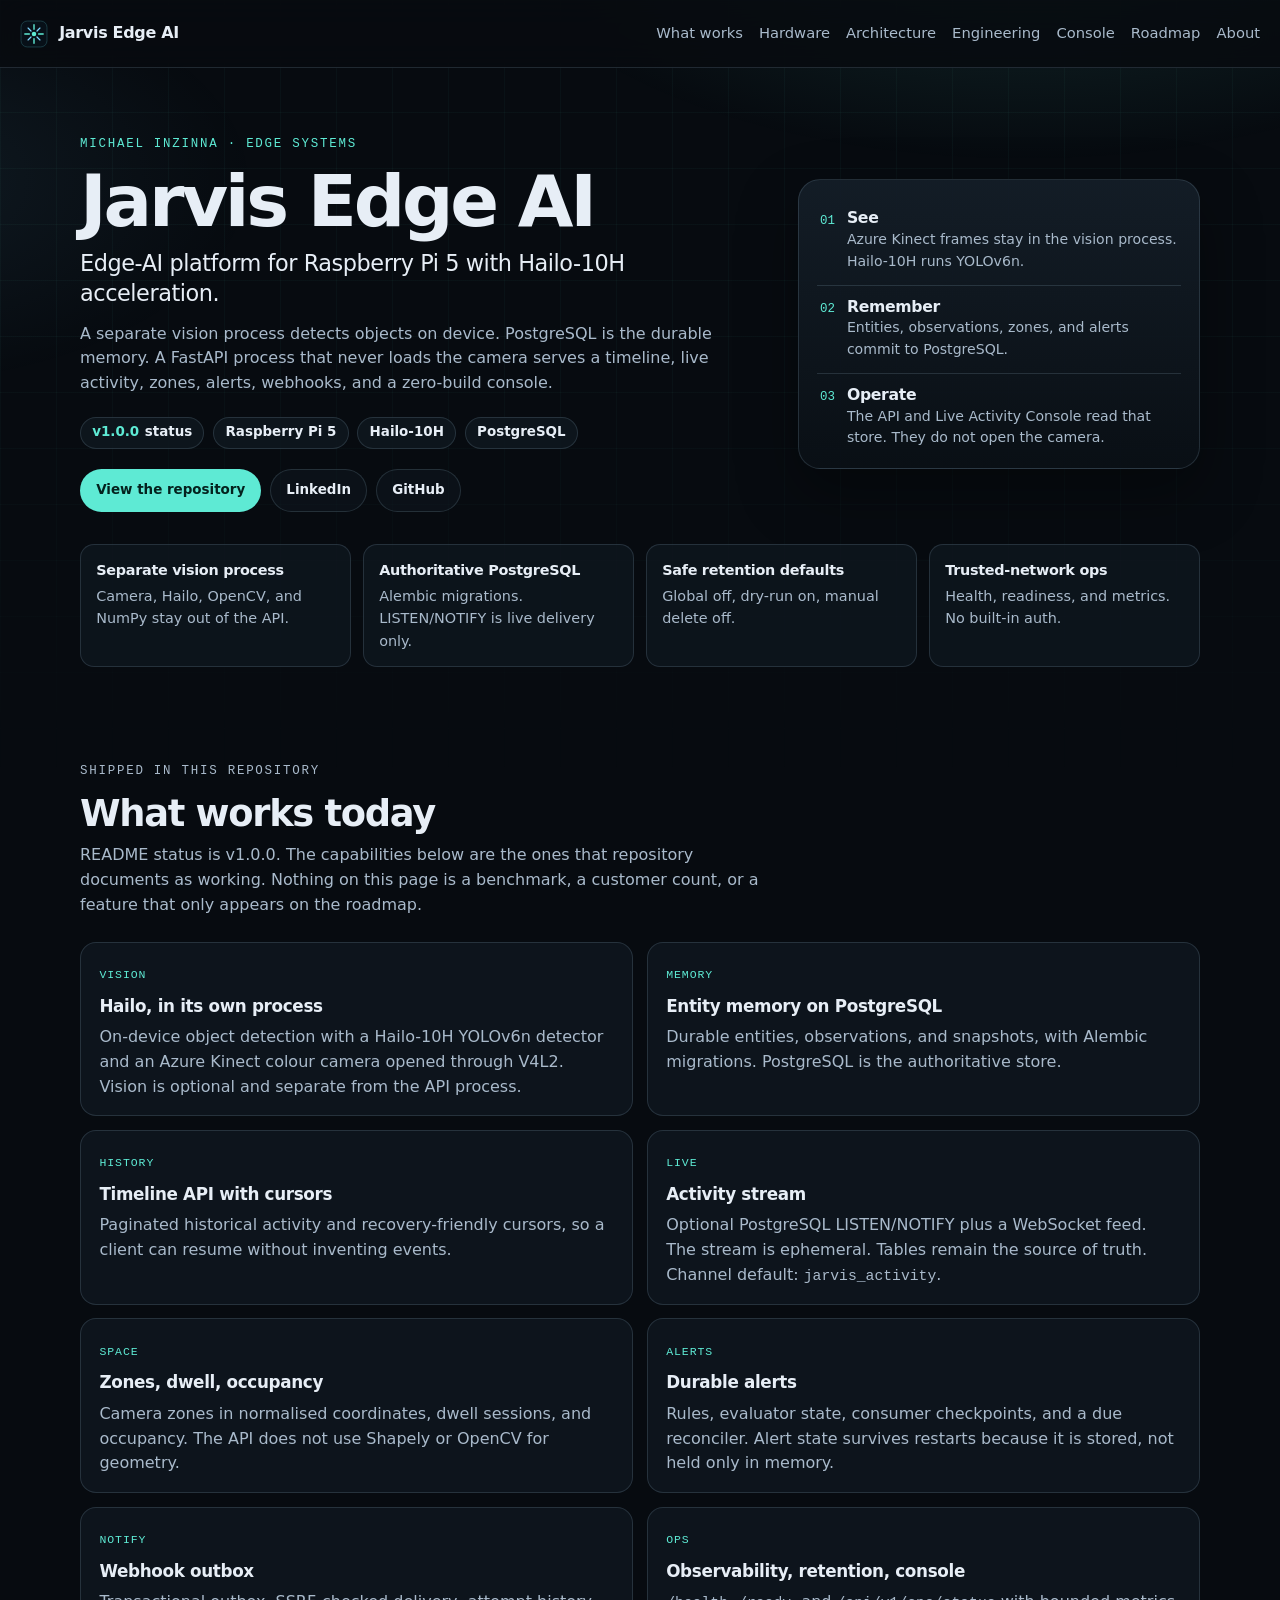
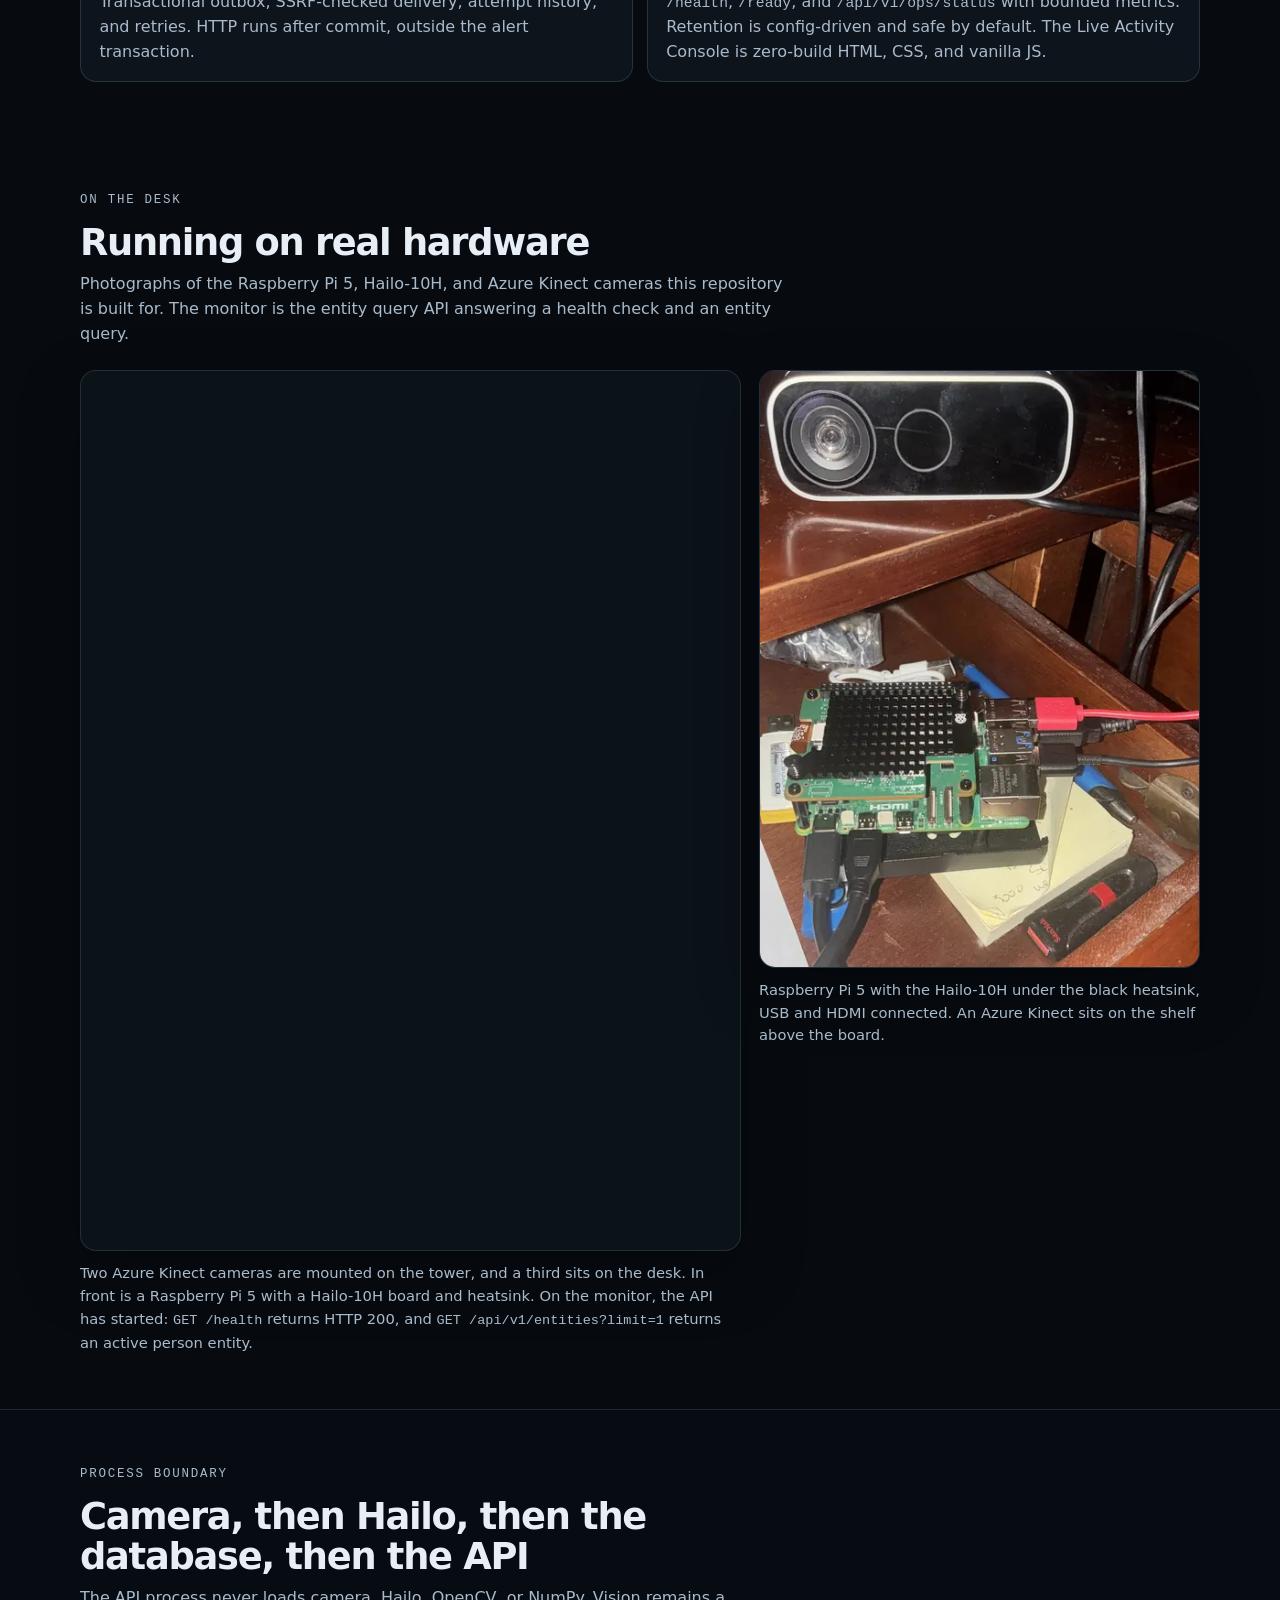
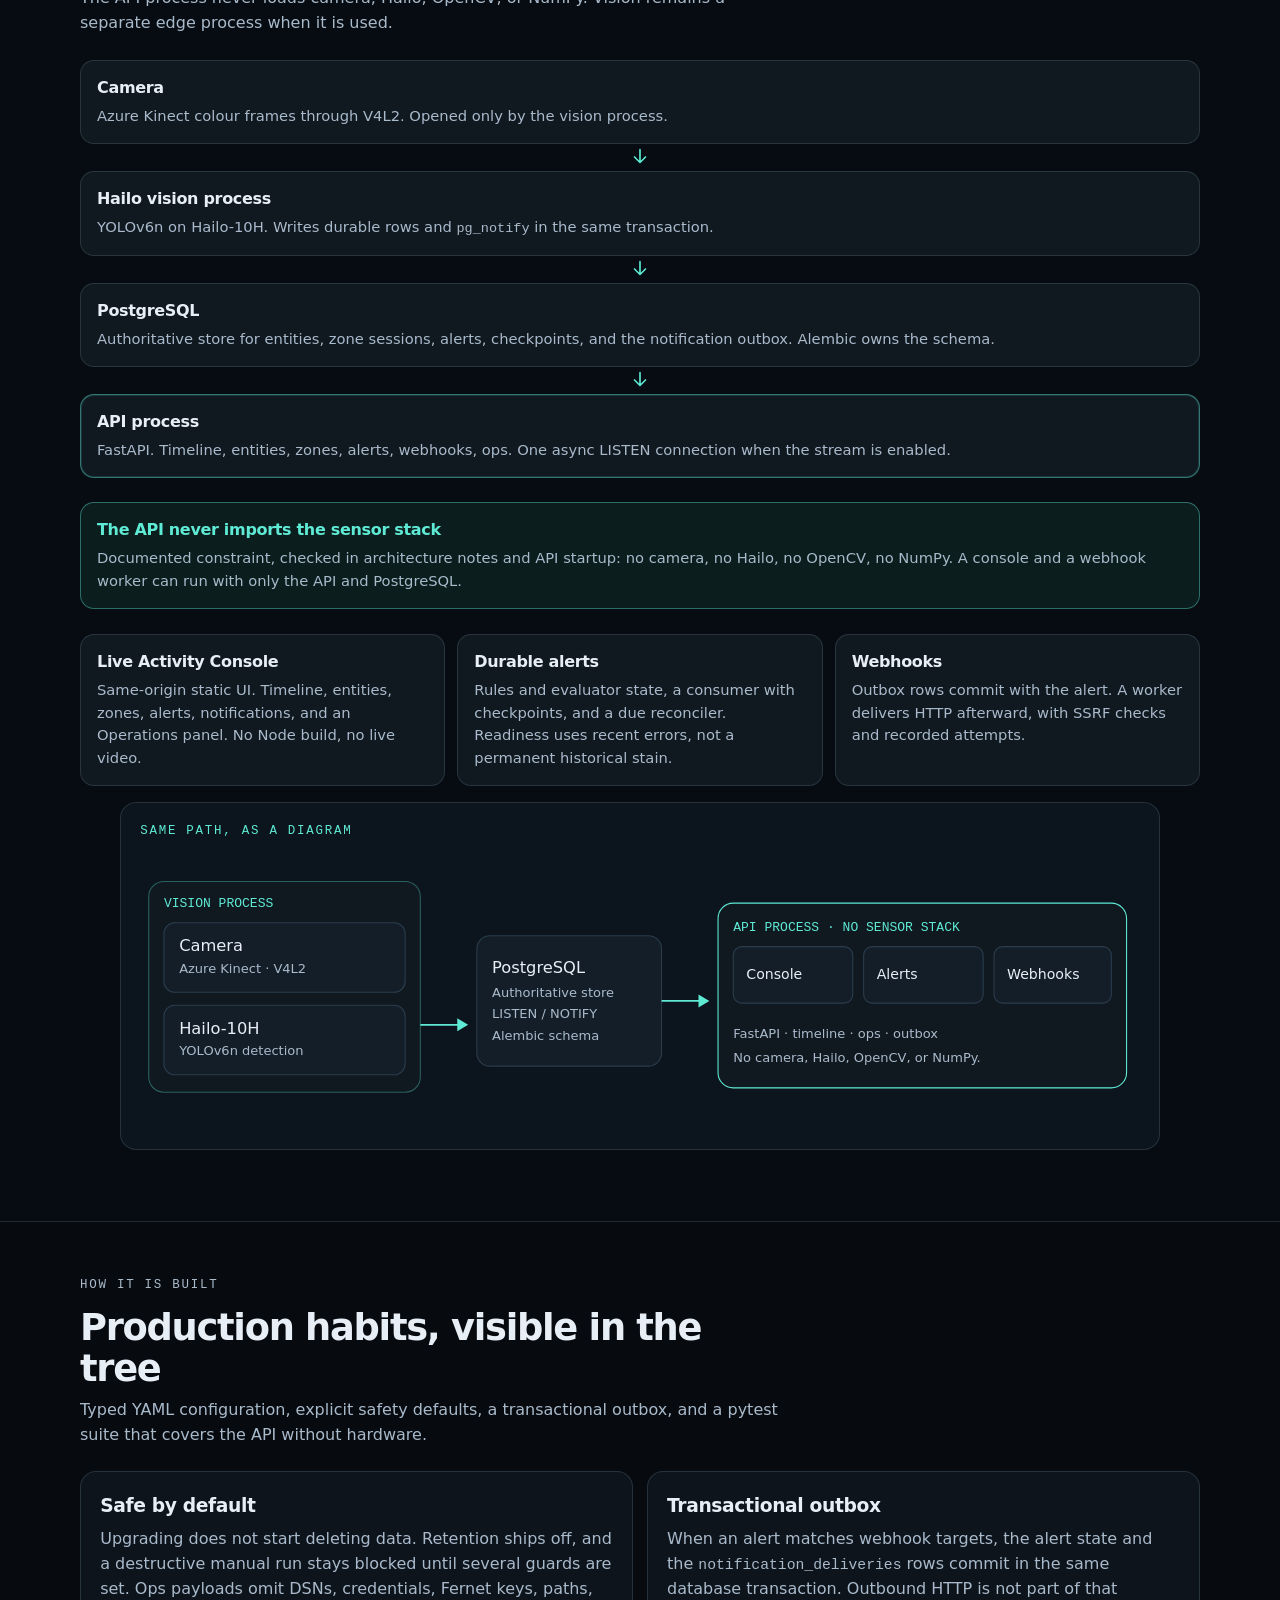
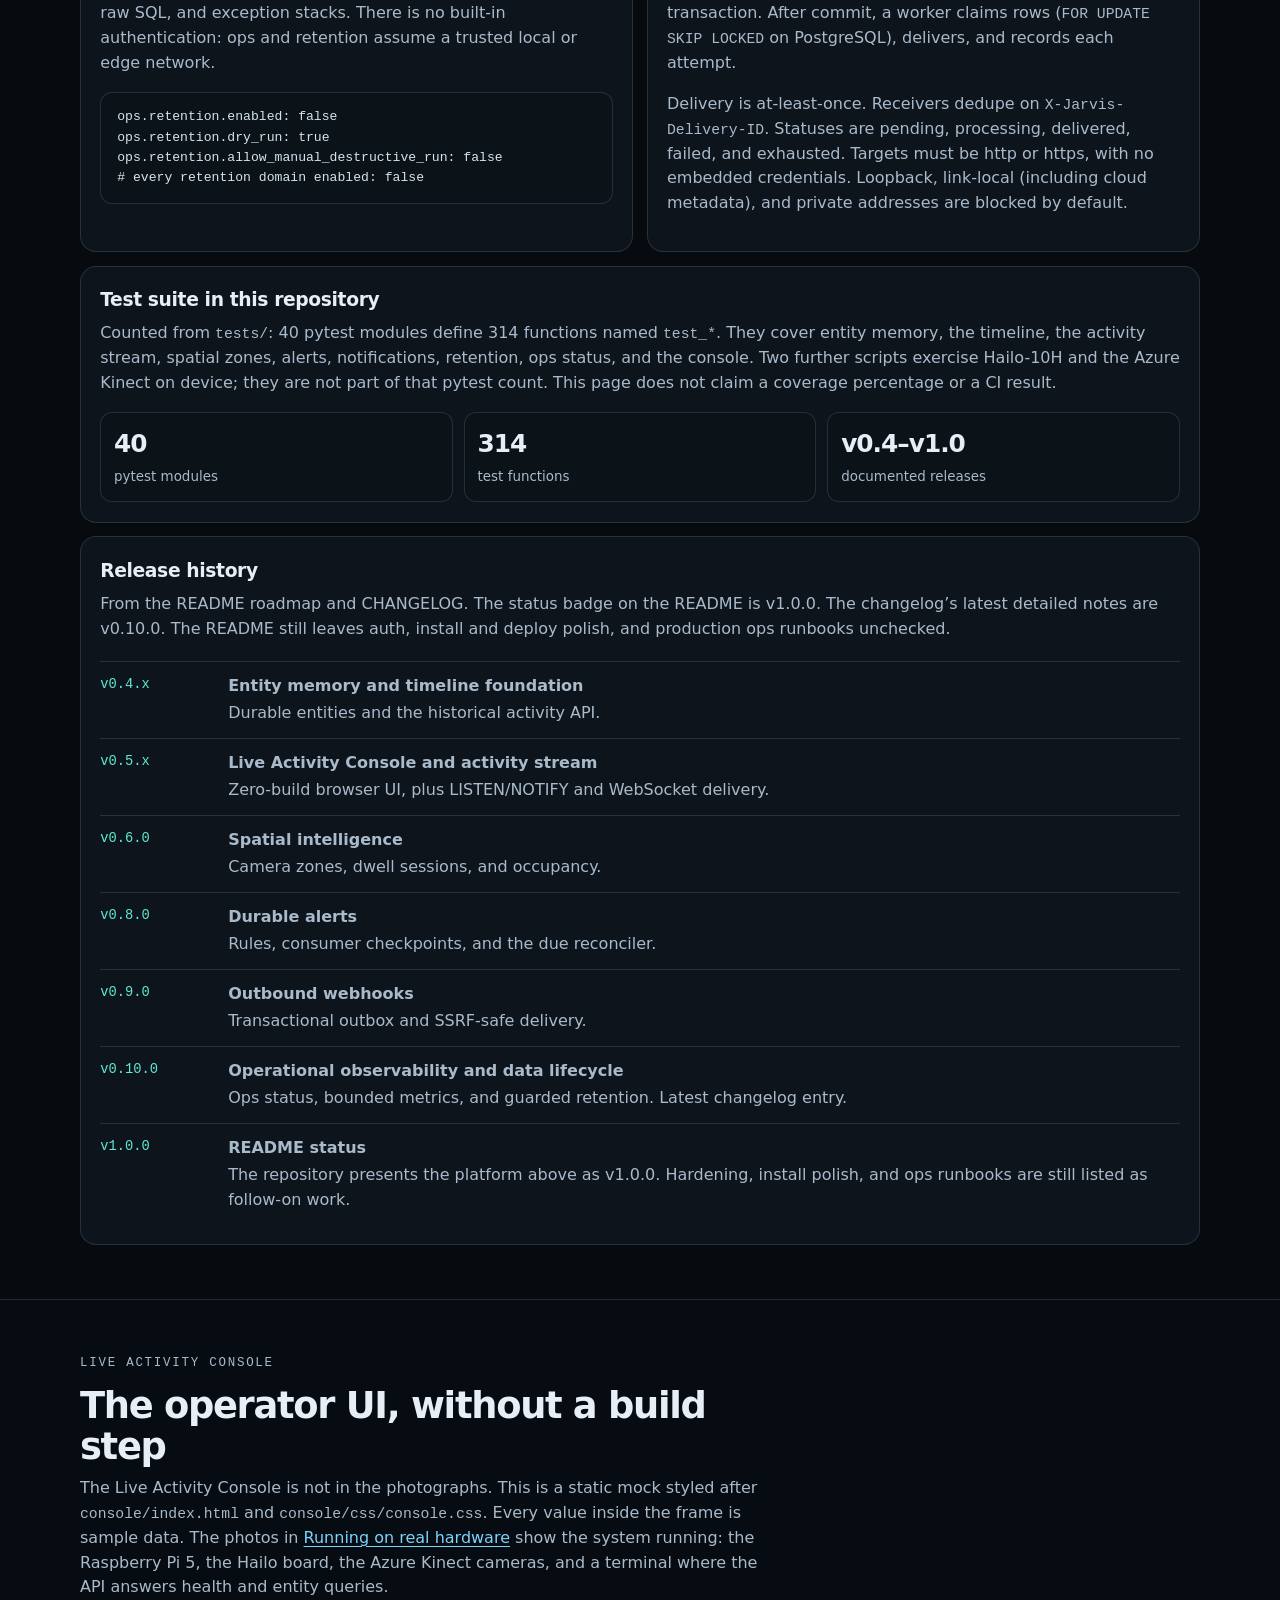
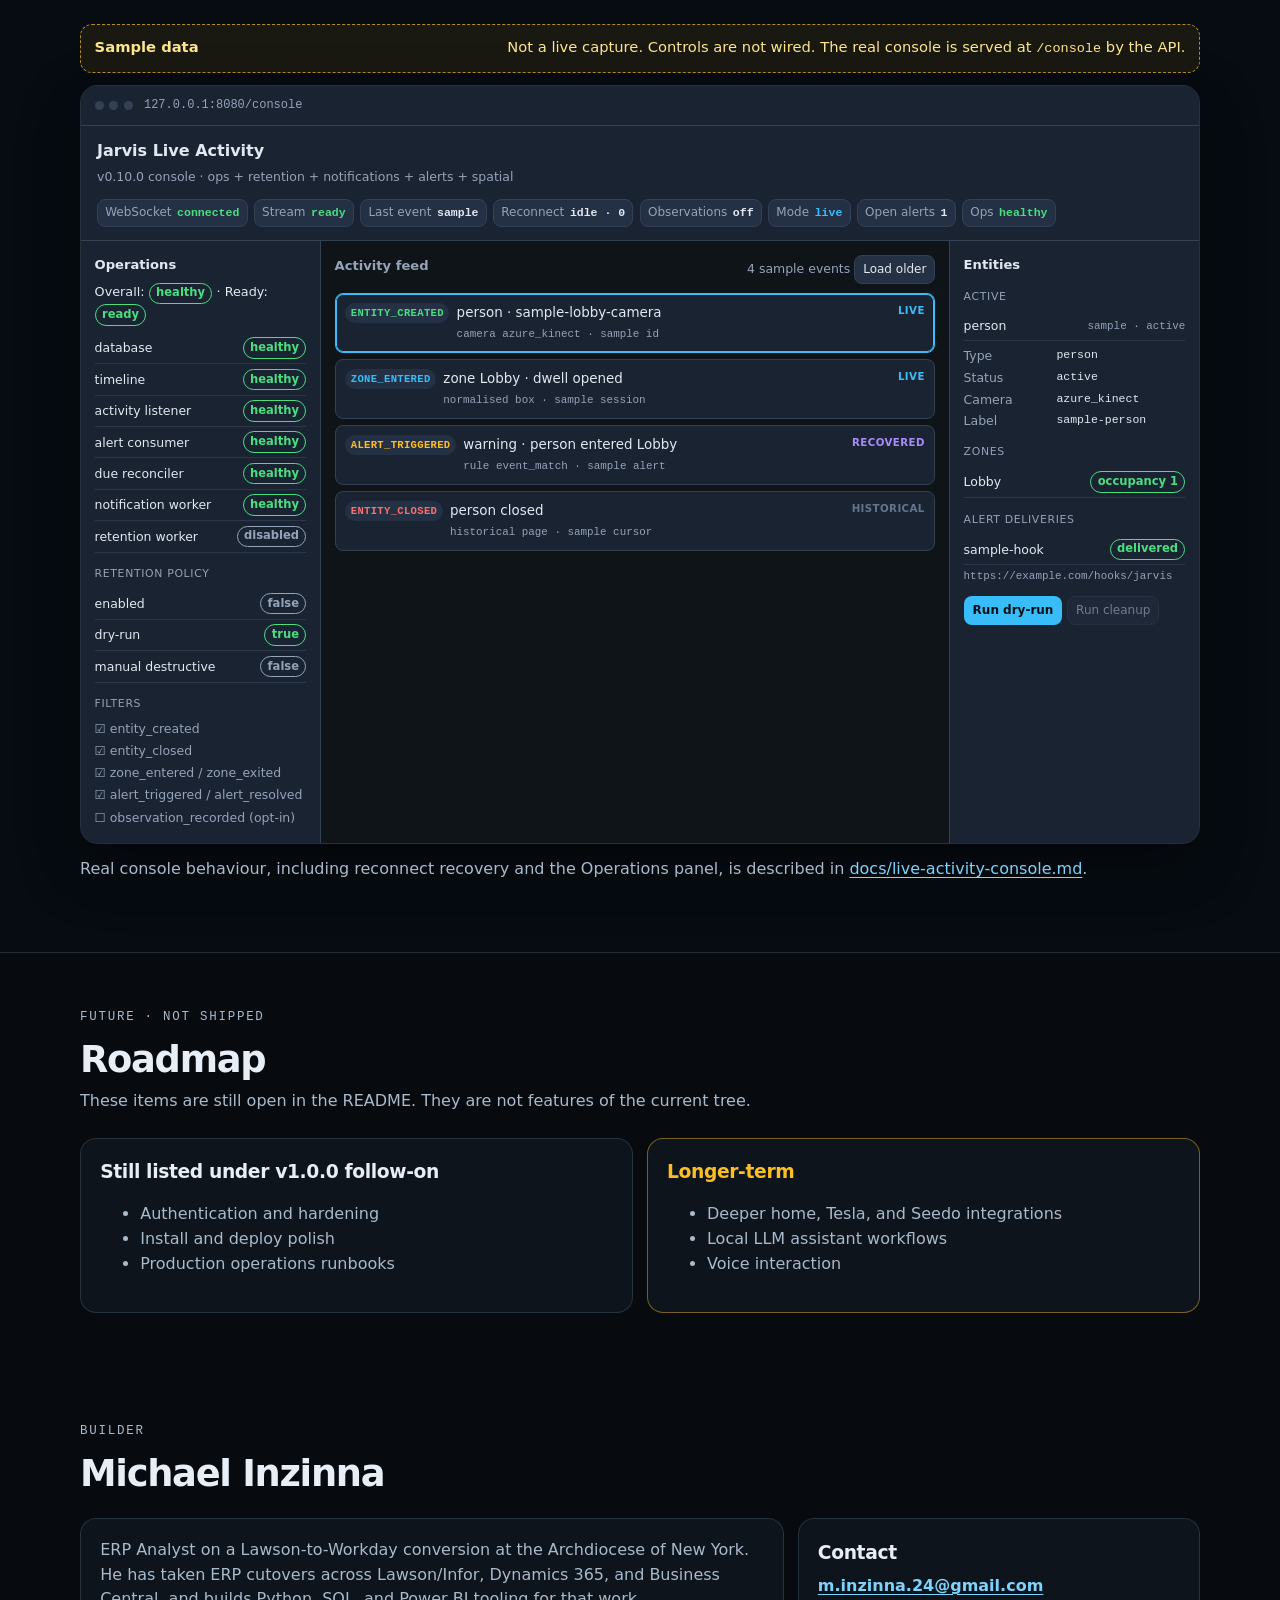
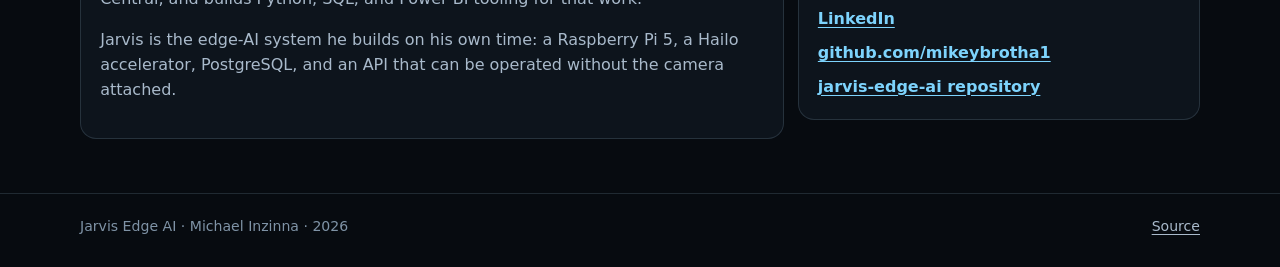
<file: site/index.html>
<!DOCTYPE html>
<html lang="en">
<head>
  <meta charset="utf-8" />
  <meta name="viewport" content="width=device-width, initial-scale=1" />
  <meta name="color-scheme" content="dark" />
  <title>Jarvis Edge AI — Raspberry Pi 5 edge platform by Michael Inzinna</title>
  <meta
    name="description"
    content="Jarvis Edge AI is a Raspberry Pi 5 edge platform with Hailo-10H vision, PostgreSQL entity memory, a timeline API, durable alerts, and a zero-build operations console."
  />
  <meta name="author" content="Michael Inzinna" />
  <meta name="robots" content="index,follow" />
  <link rel="canonical" href="https://mikeybrotha1.github.io/jarvis-edge-ai/" />
  <meta property="og:type" content="website" />
  <meta property="og:title" content="Jarvis Edge AI — Raspberry Pi 5 + Hailo-10H" />
  <meta
    property="og:description"
    content="On-device vision, durable entity memory, and an operations console. The API process never loads the camera or Hailo."
  />
  <meta property="og:url" content="https://mikeybrotha1.github.io/jarvis-edge-ai/" />
  <meta property="og:image" content="https://mikeybrotha1.github.io/jarvis-edge-ai/og-image.png" />
  <meta property="og:image:width" content="1200" />
  <meta property="og:image:height" content="630" />
  <meta property="og:locale" content="en_US" />
  <meta name="twitter:card" content="summary_large_image" />
  <meta name="twitter:title" content="Jarvis Edge AI — Raspberry Pi 5 + Hailo-10H" />
  <meta
    name="twitter:description"
    content="On-device vision, durable entity memory, and an operations console. Built by Michael Inzinna."
  />
  <meta name="twitter:image" content="https://mikeybrotha1.github.io/jarvis-edge-ai/og-image.png" />
  <meta name="theme-color" content="#070b10" />
  <link rel="icon" href="./favicon.svg" type="image/svg+xml" />
  <link rel="icon" href="./favicon-32.png" type="image/png" sizes="32x32" />
  <link rel="apple-touch-icon" href="./apple-touch-icon.png" />
  <link rel="stylesheet" href="./css/styles.css" />
  <script type="application/ld+json">
  {
    "@context": "https://schema.org",
    "@type": "SoftwareSourceCode",
    "name": "Jarvis Edge AI",
    "description": "Edge-AI platform for Raspberry Pi 5 with optional Hailo-10H acceleration, durable entity memory on PostgreSQL, REST and timeline APIs, spatial zones, durable alerts, outbound webhooks, and operational data lifecycle controls.",
    "version": "1.0.0",
    "programmingLanguage": "Python",
    "runtimePlatform": "Raspberry Pi 5",
    "codeRepository": "https://github.com/mikeybrotha1/jarvis-edge-ai",
    "url": "https://mikeybrotha1.github.io/jarvis-edge-ai/",
    "author": {
      "@type": "Person",
      "name": "Michael Inzinna",
      "email": "m.inzinna.24@gmail.com",
      "url": "https://www.linkedin.com/in/michael-inzinna-098431108",
      "sameAs": [
        "https://github.com/mikeybrotha1",
        "https://www.linkedin.com/in/michael-inzinna-098431108"
      ]
    }
  }
  </script>
</head>
<body>
  <div class="backdrop" aria-hidden="true"></div>
  <a class="skip-link" href="#content">Skip to content</a>

  <header class="site-header">
    <a class="brand" href="#top">
      <img src="./favicon.svg" width="28" height="28" alt="" />
      Jarvis Edge AI
    </a>
    <button class="nav-toggle" type="button" aria-expanded="false" aria-controls="site-nav">
      Menu
    </button>
    <nav id="site-nav" class="site-nav" aria-label="On this page">
      <ul>
        <li><a href="#works">What works</a></li>
        <li><a href="#hardware">Hardware</a></li>
        <li><a href="#architecture">Architecture</a></li>
        <li><a href="#engineering">Engineering</a></li>
        <li><a href="#console">Console</a></li>
        <li><a href="#roadmap">Roadmap</a></li>
        <li><a href="#about">About</a></li>
      </ul>
    </nav>
  </header>

  <main id="content">
    <section class="hero" id="top" aria-labelledby="hero-title">
      <div class="wrap hero-grid">
        <div>
          <p class="kicker">Michael Inzinna · edge systems</p>
          <h1 id="hero-title">Jarvis Edge AI</h1>
          <p class="lede">Edge-AI platform for Raspberry Pi 5 with Hailo-10H acceleration.</p>
          <p class="support">
            A separate vision process detects objects on device. PostgreSQL is the
            durable memory. A FastAPI process that never loads the camera serves a
            timeline, live activity, zones, alerts, webhooks, and a zero-build console.
          </p>
          <ul class="badges" aria-label="Project badges">
            <li class="badge"><strong>v1.0.0</strong> status</li>
            <li class="badge">Raspberry Pi 5</li>
            <li class="badge">Hailo-10H</li>
            <li class="badge">PostgreSQL</li>
          </ul>
          <div class="actions">
            <a class="button primary" href="https://github.com/mikeybrotha1/jarvis-edge-ai">View the repository</a>
            <a class="button ghost" href="https://www.linkedin.com/in/michael-inzinna-098431108">LinkedIn</a>
            <a class="button ghost" href="https://github.com/mikeybrotha1">GitHub</a>
          </div>
        </div>

        <aside class="hero-card" aria-label="How a frame becomes an operation">
          <ol>
            <li>
              <span class="step-index">01</span>
              <div>
                <h2>See</h2>
                <p>Azure Kinect frames stay in the vision process. Hailo-10H runs YOLOv6n.</p>
              </div>
            </li>
            <li>
              <span class="step-index">02</span>
              <div>
                <h2>Remember</h2>
                <p>Entities, observations, zones, and alerts commit to PostgreSQL.</p>
              </div>
            </li>
            <li>
              <span class="step-index">03</span>
              <div>
                <h2>Operate</h2>
                <p>The API and Live Activity Console read that store. They do not open the camera.</p>
              </div>
            </li>
          </ol>
        </aside>
      </div>

      <div class="wrap">
        <ul class="proof">
          <li><strong>Separate vision process</strong> Camera, Hailo, OpenCV, and NumPy stay out of the API.</li>
          <li><strong>Authoritative PostgreSQL</strong> Alembic migrations. LISTEN/NOTIFY is live delivery only.</li>
          <li><strong>Safe retention defaults</strong> Global off, dry-run on, manual delete off.</li>
          <li><strong>Trusted-network ops</strong> Health, readiness, and metrics. No built-in auth.</li>
        </ul>
      </div>
    </section>

    <section id="works" aria-labelledby="works-title">
      <div class="wrap">
        <div class="section-head">
          <p class="kicker">Shipped in this repository</p>
          <h2 id="works-title">What works today</h2>
          <p>
            README status is v1.0.0. The capabilities below are the ones that
            repository documents as working. Nothing on this page is a benchmark,
            a customer count, or a feature that only appears on the roadmap.
          </p>
        </div>
        <div class="cards">
          <article>
            <span class="tag">Vision</span>
            <h3>Hailo, in its own process</h3>
            <p>
              On-device object detection with a Hailo-10H YOLOv6n detector and an
              Azure Kinect colour camera opened through V4L2. Vision is optional
              and separate from the API process.
            </p>
          </article>
          <article>
            <span class="tag">Memory</span>
            <h3>Entity memory on PostgreSQL</h3>
            <p>
              Durable entities, observations, and snapshots, with Alembic
              migrations. PostgreSQL is the authoritative store.
            </p>
          </article>
          <article>
            <span class="tag">History</span>
            <h3>Timeline API with cursors</h3>
            <p>
              Paginated historical activity and recovery-friendly cursors, so a
              client can resume without inventing events.
            </p>
          </article>
          <article>
            <span class="tag">Live</span>
            <h3>Activity stream</h3>
            <p>
              Optional PostgreSQL LISTEN/NOTIFY plus a WebSocket feed. The
              stream is ephemeral. Tables remain the source of truth. Channel
              default: <span class="mono">jarvis_activity</span>.
            </p>
          </article>
          <article>
            <span class="tag">Space</span>
            <h3>Zones, dwell, occupancy</h3>
            <p>
              Camera zones in normalised coordinates, dwell sessions, and
              occupancy. The API does not use Shapely or OpenCV for geometry.
            </p>
          </article>
          <article>
            <span class="tag">Alerts</span>
            <h3>Durable alerts</h3>
            <p>
              Rules, evaluator state, consumer checkpoints, and a due reconciler.
              Alert state survives restarts because it is stored, not held only in memory.
            </p>
          </article>
          <article>
            <span class="tag">Notify</span>
            <h3>Webhook outbox</h3>
            <p>
              Transactional outbox, SSRF-checked delivery, attempt history, and
              retries. HTTP runs after commit, outside the alert transaction.
            </p>
          </article>
          <article>
            <span class="tag">Ops</span>
            <h3>Observability, retention, console</h3>
            <p>
              <span class="mono">/health</span>, <span class="mono">/ready</span>,
              and <span class="mono">/api/v1/ops/status</span> with bounded metrics.
              Retention is config-driven and safe by default. The Live Activity
              Console is zero-build HTML, CSS, and vanilla JS.
            </p>
          </article>
        </div>
      </div>
    </section>

    <section id="hardware" aria-labelledby="hardware-title">
      <div class="wrap">
        <div class="section-head">
          <p class="kicker">On the desk</p>
          <h2 id="hardware-title">Running on real hardware</h2>
          <p>
            Photographs of the Raspberry Pi 5, Hailo-10H, and Azure Kinect
            cameras this repository is built for. The monitor is the entity
            query API answering a health check and an entity query.
          </p>
        </div>
        <div class="hardware-grid">
          <figure class="hardware-shot">
            <picture>
              <source
                type="image/webp"
                srcset="./img/jarvis-setup-640.webp 640w, ./img/jarvis-setup-960.webp 960w, ./img/jarvis-setup-1200.webp 1200w"
                sizes="(max-width: 980px) calc(100vw - 1.5rem), 700px"
              />
              <img
                src="./img/jarvis-setup-960.jpg"
                srcset="./img/jarvis-setup-640.jpg 640w, ./img/jarvis-setup-960.jpg 960w, ./img/jarvis-setup-1200.jpg 1200w"
                sizes="(max-width: 980px) calc(100vw - 1.5rem), 700px"
                width="1200"
                height="1600"
                alt="Desk with two Azure Kinect cameras on a PC tower, a third Azure Kinect on the desk, a Raspberry Pi 5 with a heatsink, and a monitor showing Jarvis API terminals."
                loading="lazy"
                decoding="async"
              />
            </picture>
            <figcaption>
              Two Azure Kinect cameras are mounted on the tower, and a third
              sits on the desk. In front is a Raspberry Pi 5 with a Hailo-10H
              board and heatsink. On the monitor, the API has started:
              <span class="mono">GET /health</span> returns HTTP 200, and
              <span class="mono">GET /api/v1/entities?limit=1</span> returns
              an active person entity.
            </figcaption>
          </figure>
          <figure class="hardware-shot">
            <picture>
              <source
                type="image/webp"
                srcset="./img/jarvis-pi5-480.webp 480w, ./img/jarvis-pi5-720.webp 720w, ./img/jarvis-pi5-900.webp 900w"
                sizes="(max-width: 980px) calc(100vw - 1.5rem), 440px"
              />
              <img
                src="./img/jarvis-pi5-720.jpg"
                srcset="./img/jarvis-pi5-480.jpg 480w, ./img/jarvis-pi5-720.jpg 720w, ./img/jarvis-pi5-900.jpg 900w"
                sizes="(max-width: 980px) calc(100vw - 1.5rem), 440px"
                width="900"
                height="1220"
                alt="Close-up of a Raspberry Pi 5 with a black heatsink and connected cables, with an Azure Kinect on the shelf above."
                loading="lazy"
                decoding="async"
              />
            </picture>
            <figcaption>
              Raspberry Pi 5 with the Hailo-10H under the black heatsink, USB
              and HDMI connected. An Azure Kinect sits on the shelf above the
              board.
            </figcaption>
          </figure>
        </div>
      </div>
    </section>

    <section class="arch" id="architecture" aria-labelledby="arch-title">
      <div class="wrap">
        <div class="section-head">
          <p class="kicker">Process boundary</p>
          <h2 id="arch-title">Camera, then Hailo, then the database, then the API</h2>
          <p>
            The API process never loads camera, Hailo, OpenCV, or NumPy. Vision
            remains a separate edge process when it is used.
          </p>
        </div>

        <div class="flow">
          <div class="pipe">
            <article class="node">
              <h3>Camera</h3>
              <p>Azure Kinect colour frames through V4L2. Opened only by the vision process.</p>
            </article>
            <div class="arrow" aria-hidden="true">
              <svg viewBox="0 0 24 24" fill="none" stroke="currentColor" stroke-width="1.8" stroke-linecap="round" stroke-linejoin="round">
                <path d="M12 4v14M6 12l6 6 6-6" />
              </svg>
            </div>
            <article class="node">
              <h3>Hailo vision process</h3>
              <p>YOLOv6n on Hailo-10H. Writes durable rows and <span class="mono">pg_notify</span> in the same transaction.</p>
            </article>
            <div class="arrow" aria-hidden="true">
              <svg viewBox="0 0 24 24" fill="none" stroke="currentColor" stroke-width="1.8" stroke-linecap="round" stroke-linejoin="round">
                <path d="M12 4v14M6 12l6 6 6-6" />
              </svg>
            </div>
            <article class="node">
              <h3>PostgreSQL</h3>
              <p>Authoritative store for entities, zone sessions, alerts, checkpoints, and the notification outbox. Alembic owns the schema.</p>
            </article>
            <div class="arrow" aria-hidden="true">
              <svg viewBox="0 0 24 24" fill="none" stroke="currentColor" stroke-width="1.8" stroke-linecap="round" stroke-linejoin="round">
                <path d="M12 4v14M6 12l6 6 6-6" />
              </svg>
            </div>
            <article class="node api-node">
              <h3>API process</h3>
              <p>FastAPI. Timeline, entities, zones, alerts, webhooks, ops. One async LISTEN connection when the stream is enabled.</p>
            </article>
          </div>

          <aside class="callout">
            <h3>The API never imports the sensor stack</h3>
            <p>
              Documented constraint, checked in architecture notes and API startup:
              no camera, no Hailo, no OpenCV, no NumPy. A console and a webhook
              worker can run with only the API and PostgreSQL.
            </p>
          </aside>

          <div class="outputs">
            <article>
              <h3>Live Activity Console</h3>
              <p>Same-origin static UI. Timeline, entities, zones, alerts, notifications, and an Operations panel. No Node build, no live video.</p>
            </article>
            <article>
              <h3>Durable alerts</h3>
              <p>Rules and evaluator state, a consumer with checkpoints, and a due reconciler. Readiness uses recent errors, not a permanent historical stain.</p>
            </article>
            <article>
              <h3>Webhooks</h3>
              <p>Outbox rows commit with the alert. A worker delivers HTTP afterward, with SSRF checks and recorded attempts.</p>
            </article>
          </div>
        </div>

        <figure class="panel arch-svg">
          <figcaption class="kicker" style="margin-bottom:0.6rem">Same path, as a diagram</figcaption>
          <svg viewBox="0 0 920 250" role="img" aria-labelledby="svg-title svg-desc">
            <title id="svg-title">Jarvis data path</title>
            <desc id="svg-desc">
              Camera feeds the Hailo vision process. That process writes PostgreSQL.
              The API process reads PostgreSQL and never loads camera, Hailo, OpenCV, or NumPy.
              The API serves the console, alerts, and webhooks.
            </desc>
            <rect x="8" y="28" width="250" height="194" rx="14" fill="#101820" stroke="#5eead4" stroke-opacity="0.35" />
            <text x="22" y="52" fill="#5eead4" font-family="ui-monospace, monospace" font-size="12">VISION PROCESS</text>
            <rect x="22" y="66" width="222" height="64" rx="10" fill="#141e28" stroke="#2a3d4d" />
            <text x="36" y="92" fill="#e7eef6" font-family="Segoe UI, system-ui, sans-serif" font-size="15">Camera</text>
            <text x="36" y="112" fill="#a9bacb" font-family="Segoe UI, system-ui, sans-serif" font-size="12">Azure Kinect · V4L2</text>
            <rect x="22" y="142" width="222" height="64" rx="10" fill="#141e28" stroke="#2a3d4d" />
            <text x="36" y="168" fill="#e7eef6" font-family="Segoe UI, system-ui, sans-serif" font-size="15">Hailo-10H</text>
            <text x="36" y="188" fill="#a9bacb" font-family="Segoe UI, system-ui, sans-serif" font-size="12">YOLOv6n detection</text>
            <path d="M258 160 H300" stroke="#5eead4" stroke-width="1.6" fill="none" />
            <path d="M292 154 l10 6 -10 6" fill="#5eead4" />
            <rect x="310" y="78" width="170" height="120" rx="12" fill="#141e28" stroke="#2a3d4d" />
            <text x="324" y="112" fill="#e7eef6" font-family="Segoe UI, system-ui, sans-serif" font-size="15">PostgreSQL</text>
            <text x="324" y="134" fill="#a9bacb" font-family="Segoe UI, system-ui, sans-serif" font-size="12">Authoritative store</text>
            <text x="324" y="154" fill="#a9bacb" font-family="Segoe UI, system-ui, sans-serif" font-size="12">LISTEN / NOTIFY</text>
            <text x="324" y="174" fill="#a9bacb" font-family="Segoe UI, system-ui, sans-serif" font-size="12">Alembic schema</text>
            <path d="M480 138 H522" stroke="#5eead4" stroke-width="1.6" fill="none" />
            <path d="M514 132 l10 6 -10 6" fill="#5eead4" />
            <rect x="532" y="48" width="376" height="170" rx="14" fill="#101820" stroke="#5eead4" />
            <text x="546" y="74" fill="#5eead4" font-family="ui-monospace, monospace" font-size="12">API PROCESS · NO SENSOR STACK</text>
            <rect x="546" y="88" width="110" height="52" rx="8" fill="#141e28" stroke="#2a3d4d" />
            <text x="558" y="118" fill="#e7eef6" font-family="Segoe UI, system-ui, sans-serif" font-size="13">Console</text>
            <rect x="666" y="88" width="110" height="52" rx="8" fill="#141e28" stroke="#2a3d4d" />
            <text x="678" y="118" fill="#e7eef6" font-family="Segoe UI, system-ui, sans-serif" font-size="13">Alerts</text>
            <rect x="786" y="88" width="108" height="52" rx="8" fill="#141e28" stroke="#2a3d4d" />
            <text x="798" y="118" fill="#e7eef6" font-family="Segoe UI, system-ui, sans-serif" font-size="13">Webhooks</text>
            <text x="546" y="172" fill="#a9bacb" font-family="Segoe UI, system-ui, sans-serif" font-size="12">FastAPI · timeline · ops · outbox</text>
            <text x="546" y="194" fill="#a9bacb" font-family="Segoe UI, system-ui, sans-serif" font-size="12">No camera, Hailo, OpenCV, or NumPy.</text>
          </svg>
        </figure>
      </div>
    </section>

    <section id="engineering" aria-labelledby="eng-title">
      <div class="wrap">
        <div class="section-head">
          <p class="kicker">How it is built</p>
          <h2 id="eng-title">Production habits, visible in the tree</h2>
          <p>
            Typed YAML configuration, explicit safety defaults, a transactional
            outbox, and a pytest suite that covers the API without hardware.
          </p>
        </div>

        <div class="split">
          <article class="panel">
            <h3>Safe by default</h3>
            <p>
              Upgrading does not start deleting data. Retention ships off, and a
              destructive manual run stays blocked until several guards are set.
              Ops payloads omit DSNs, credentials, Fernet keys, paths, raw SQL,
              and exception stacks. There is no built-in authentication: ops and
              retention assume a trusted local or edge network.
            </p>
            <pre class="defaults" aria-label="Documented retention defaults"><code>ops.retention.enabled: false
ops.retention.dry_run: true
ops.retention.allow_manual_destructive_run: false
# every retention domain enabled: false</code></pre>
          </article>

          <article class="panel">
            <h3>Transactional outbox</h3>
            <p>
              When an alert matches webhook targets, the alert state and the
              <span class="mono">notification_deliveries</span> rows commit in the
              same database transaction. Outbound HTTP is not part of that
              transaction. After commit, a worker claims rows
              (<span class="mono">FOR UPDATE SKIP LOCKED</span> on PostgreSQL),
              delivers, and records each attempt.
            </p>
            <p>
              Delivery is at-least-once. Receivers dedupe on
              <span class="mono">X-Jarvis-Delivery-ID</span>. Statuses are pending,
              processing, delivered, failed, and exhausted. Targets must be http
              or https, with no embedded credentials. Loopback, link-local
              (including cloud metadata), and private addresses are blocked by default.
            </p>
          </article>
        </div>

        <article class="panel" style="margin-top:0.85rem">
          <h3>Test suite in this repository</h3>
          <p>
            Counted from <span class="mono">tests/</span>: 40 pytest modules define
            314 functions named <span class="mono">test_*</span>. They cover entity
            memory, the timeline, the activity stream, spatial zones, alerts,
            notifications, retention, ops status, and the console. Two further
            scripts exercise Hailo-10H and the Azure Kinect on device; they are
            not part of that pytest count. This page does not claim a coverage
            percentage or a CI result.
          </p>
          <ul class="counts" aria-label="Test inventory">
            <li><strong>40</strong><span>pytest modules</span></li>
            <li><strong>314</strong><span>test functions</span></li>
            <li><strong>v0.4–v1.0</strong><span>documented releases</span></li>
          </ul>
        </article>

        <article class="panel" style="margin-top:0.85rem">
          <h3>Release history</h3>
          <p>
            From the README roadmap and CHANGELOG. The status badge on the README
            is v1.0.0. The changelog’s latest detailed notes are v0.10.0. The
            README still leaves auth, install and deploy polish, and production
            ops runbooks unchecked.
          </p>
          <ol class="timeline">
            <li>
              <span class="ver">v0.4.x</span>
              <div>
                <strong>Entity memory and timeline foundation</strong>
                <p>Durable entities and the historical activity API.</p>
              </div>
            </li>
            <li>
              <span class="ver">v0.5.x</span>
              <div>
                <strong>Live Activity Console and activity stream</strong>
                <p>Zero-build browser UI, plus LISTEN/NOTIFY and WebSocket delivery.</p>
              </div>
            </li>
            <li>
              <span class="ver">v0.6.0</span>
              <div>
                <strong>Spatial intelligence</strong>
                <p>Camera zones, dwell sessions, and occupancy.</p>
              </div>
            </li>
            <li>
              <span class="ver">v0.8.0</span>
              <div>
                <strong>Durable alerts</strong>
                <p>Rules, consumer checkpoints, and the due reconciler.</p>
              </div>
            </li>
            <li>
              <span class="ver">v0.9.0</span>
              <div>
                <strong>Outbound webhooks</strong>
                <p>Transactional outbox and SSRF-safe delivery.</p>
              </div>
            </li>
            <li>
              <span class="ver">v0.10.0</span>
              <div>
                <strong>Operational observability and data lifecycle</strong>
                <p>Ops status, bounded metrics, and guarded retention. Latest changelog entry.</p>
              </div>
            </li>
            <li>
              <span class="ver">v1.0.0</span>
              <div>
                <strong>README status</strong>
                <p>The repository presents the platform above as v1.0.0. Hardening, install polish, and ops runbooks are still listed as follow-on work.</p>
              </div>
            </li>
          </ol>
        </article>
      </div>
    </section>

    <section class="console-section" id="console" aria-labelledby="console-title">
      <div class="wrap">
        <div class="section-head">
          <p class="kicker">Live Activity Console</p>
          <h2 id="console-title">The operator UI, without a build step</h2>
          <p>
            The Live Activity Console is not in the photographs. This is a static
            mock styled after <span class="mono">console/index.html</span> and
            <span class="mono">console/css/console.css</span>. Every value inside
            the frame is sample data. The photos in
            <a href="#hardware">Running on real hardware</a> show the system
            running: the Raspberry Pi 5, the Hailo board, the Azure Kinect
            cameras, and a terminal where the API answers health and entity queries.
          </p>
        </div>

        <p class="sample-banner">
          <strong>Sample data</strong>
          <span>Not a live capture. Controls are not wired. The real console is served at <span class="mono">/console</span> by the API.</span>
        </p>

        <div class="browser">
          <div class="browser-bar">
            <div class="dots" aria-hidden="true"><i></i><i></i><i></i></div>
            <span class="url">127.0.0.1:8080/console</span>
          </div>
          <div class="console-mock" aria-label="Sample Live Activity Console">
            <div class="cm-top">
              <div>
                <h3>Jarvis Live Activity</h3>
                <p>v0.10.0 console · ops + retention + notifications + alerts + spatial</p>
              </div>
              <ul class="cm-status">
                <li class="tone-ok"><span>WebSocket</span> <b>connected</b></li>
                <li class="tone-ok"><span>Stream</span> <b>ready</b></li>
                <li><span>Last event</span> <b>sample</b></li>
                <li><span>Reconnect</span> <b>idle · 0</b></li>
                <li><span>Observations</span> <b>off</b></li>
                <li class="tone-live"><span>Mode</span> <b>live</b></li>
                <li><span>Open alerts</span> <b>1</b></li>
                <li class="tone-ok"><span>Ops</span> <b>healthy</b></li>
              </ul>
            </div>
            <div class="cm-layout">
              <div class="cm-side">
                <h4>Operations</h4>
                <p class="ops-line">Overall: <span class="pill ok">healthy</span> · Ready: <span class="pill ok">ready</span></p>
                <ul class="cm-components">
                  <li>database <span class="pill ok">healthy</span></li>
                  <li>timeline <span class="pill ok">healthy</span></li>
                  <li>activity listener <span class="pill ok">healthy</span></li>
                  <li>alert consumer <span class="pill ok">healthy</span></li>
                  <li>due reconciler <span class="pill ok">healthy</span></li>
                  <li>notification worker <span class="pill ok">healthy</span></li>
                  <li>retention worker <span class="pill off">disabled</span></li>
                </ul>
                <p class="cm-kicker">Retention policy</p>
                <ul class="cm-components">
                  <li>enabled <span class="pill off">false</span></li>
                  <li>dry-run <span class="pill ok">true</span></li>
                  <li>manual destructive <span class="pill off">false</span></li>
                </ul>
                <p class="cm-kicker">Filters</p>
                <ul class="checks">
                  <li>☑ entity_created</li>
                  <li>☑ entity_closed</li>
                  <li>☑ zone_entered / zone_exited</li>
                  <li>☑ alert_triggered / alert_resolved</li>
                  <li>☐ observation_recorded (opt-in)</li>
                </ul>
              </div>
              <div class="cm-feed">
                <div class="feed-tools">
                  <h4>Activity feed</h4>
                  <span>4 sample events <span class="fake-btn">Load older</span></span>
                </div>
                <ul class="cm-events">
                  <li aria-current="true">
                    <span class="etype created">entity_created</span>
                    <div>
                      <p>person · sample-lobby-camera</p>
                      <small>camera azure_kinect · sample id</small>
                    </div>
                    <span class="src live">live</span>
                  </li>
                  <li>
                    <span class="etype entered">zone_entered</span>
                    <div>
                      <p>zone Lobby · dwell opened</p>
                      <small>normalised box · sample session</small>
                    </div>
                    <span class="src live">live</span>
                  </li>
                  <li>
                    <span class="etype alert">alert_triggered</span>
                    <div>
                      <p>warning · person entered Lobby</p>
                      <small>rule event_match · sample alert</small>
                    </div>
                    <span class="src recovered">recovered</span>
                  </li>
                  <li>
                    <span class="etype closed">entity_closed</span>
                    <div>
                      <p>person closed</p>
                      <small>historical page · sample cursor</small>
                    </div>
                    <span class="src historical">historical</span>
                  </li>
                </ul>
              </div>
              <div class="cm-side">
                <h4>Entities</h4>
                <p class="cm-kicker">Active</p>
                <ul class="cm-entities">
                  <li>person <span class="entity-meta">sample · active</span></li>
                </ul>
                <dl class="dl">
                  <dt>Type</dt><dd>person</dd>
                  <dt>Status</dt><dd>active</dd>
                  <dt>Camera</dt><dd>azure_kinect</dd>
                  <dt>Label</dt><dd>sample-person</dd>
                </dl>
                <p class="cm-kicker">Zones</p>
                <div class="zone-row"><span>Lobby</span><span class="pill ok">occupancy 1</span></div>
                <p class="cm-kicker">Alert deliveries</p>
                <div class="delivery-row"><span>sample-hook</span><span class="pill ok">delivered</span></div>
                <p class="entity-meta">https://example.com/hooks/jarvis</p>
                <p style="margin:0.7rem 0 0">
                  <span class="fake-btn accent">Run dry-run</span>
                  <span class="fake-btn is-disabled">Run cleanup</span>
                </p>
              </div>
            </div>
          </div>
        </div>
        <p class="note" style="margin-top:0.8rem">
          Real console behaviour, including reconnect recovery and the Operations
          panel, is described in
          <a href="https://github.com/mikeybrotha1/jarvis-edge-ai/blob/main/docs/live-activity-console.md">docs/live-activity-console.md</a>.
        </p>
      </div>
    </section>

    <section id="roadmap" aria-labelledby="roadmap-title">
      <div class="wrap">
        <div class="section-head">
          <p class="kicker">Future · not shipped</p>
          <h2 id="roadmap-title">Roadmap</h2>
          <p>
            These items are still open in the README. They are not features of
            the current tree.
          </p>
        </div>
        <div class="roadmap">
          <article class="panel">
            <h3>Still listed under v1.0.0 follow-on</h3>
            <ul>
              <li>Authentication and hardening</li>
              <li>Install and deploy polish</li>
              <li>Production operations runbooks</li>
            </ul>
          </article>
          <article class="panel future">
            <h3>Longer-term</h3>
            <ul>
              <li>Deeper home, Tesla, and Seedo integrations</li>
              <li>Local LLM assistant workflows</li>
              <li>Voice interaction</li>
            </ul>
          </article>
        </div>
      </div>
    </section>

    <section id="about" aria-labelledby="about-title">
      <div class="wrap">
        <div class="section-head">
          <p class="kicker">Builder</p>
          <h2 id="about-title">Michael Inzinna</h2>
        </div>
        <div class="about-grid">
          <article class="panel">
            <p>
              ERP Analyst on a Lawson-to-Workday conversion at the Archdiocese of
              New York. He has taken ERP cutovers across Lawson/Infor, Dynamics 365,
              and Business Central, and builds Python, SQL, and Power BI tooling
              for that work.
            </p>
            <p>
              Jarvis is the edge-AI system he builds on his own time: a Raspberry
              Pi 5, a Hailo accelerator, PostgreSQL, and an API that can be
              operated without the camera attached.
            </p>
          </article>
          <aside class="panel">
            <h3>Contact</h3>
            <ul class="contact">
              <li><a href="mailto:m.inzinna.24@gmail.com">m.inzinna.24@gmail.com</a></li>
              <li><a href="https://www.linkedin.com/in/michael-inzinna-098431108">LinkedIn</a></li>
              <li><a href="https://github.com/mikeybrotha1">github.com/mikeybrotha1</a></li>
              <li><a href="https://github.com/mikeybrotha1/jarvis-edge-ai">jarvis-edge-ai repository</a></li>
            </ul>
          </aside>
        </div>
      </div>
    </section>
  </main>

  <footer class="site-footer">
    <div class="wrap">
      <span>Jarvis Edge AI · Michael Inzinna · 2026</span>
      <a href="https://github.com/mikeybrotha1/jarvis-edge-ai">Source</a>
    </div>
  </footer>
  <script src="./js/site.js"></script>
</body>
</html>
</file>
<file: site/css/styles.css>
:root {
  --bg: #070b10;
  --bg-raise: #101820;
  --bg-panel: #141e28;
  --line: rgba(148, 184, 204, 0.18);
  --line-strong: rgba(94, 234, 212, 0.45);
  --text: #e7eef6;
  --muted: #a9bacb;
  --faint: #7f93a6;
  --teal: #5eead4;
  --teal-dim: #12332f;
  --sky: #7dd3fc;
  --amber: #fbbf24;
  --ok: #4ade80;
  --warn: #fbbf24;
  --danger: #f87171;
  --violet: #c4b5fd;
  --shadow: 0 24px 60px rgba(0, 0, 0, 0.35);
  --radius: 16px;
  --font: Inter, "Segoe UI", system-ui, -apple-system, sans-serif;
  --mono: "JetBrains Mono", ui-monospace, "Cascadia Code", "SF Mono", Menlo, Consolas, monospace;
  --max: 1120px;
  --header: 4.25rem;
}

*,
*::before,
*::after {
  box-sizing: border-box;
}

html {
  scroll-behavior: smooth;
}

body {
  margin: 0;
  min-height: 100%;
  font-family: var(--font);
  background: var(--bg);
  color: var(--text);
  line-height: 1.55;
  color-scheme: dark;
}

body.nav-open {
  overflow: hidden;
}

img,
svg {
  max-width: 100%;
}

a {
  color: var(--sky);
  text-decoration-thickness: 1px;
  text-underline-offset: 0.18em;
}

a:hover {
  color: var(--teal);
}

:focus-visible {
  outline: 2px solid var(--teal);
  outline-offset: 3px;
}

.skip-link {
  position: absolute;
  left: 0.75rem;
  top: 0.75rem;
  transform: translateY(-140%);
  background: var(--teal);
  color: #04221e;
  font-weight: 700;
  padding: 0.55rem 0.9rem;
  border-radius: 8px;
  z-index: 20;
}

.skip-link:focus {
  transform: none;
}

.backdrop {
  position: fixed;
  inset: 0;
  pointer-events: none;
  background:
    radial-gradient(900px 420px at 80% -10%, rgba(94, 234, 212, 0.14), transparent 60%),
    radial-gradient(700px 380px at -10% 20%, rgba(125, 211, 252, 0.08), transparent 55%),
    linear-gradient(rgba(94, 234, 212, 0.035) 1px, transparent 1px),
    linear-gradient(90deg, rgba(94, 234, 212, 0.035) 1px, transparent 1px);
  background-size: auto, auto, 56px 56px, 56px 56px;
  mask-image: linear-gradient(#000 0%, #000 40%, transparent 88%);
  z-index: 0;
}

.site-header,
main,
.site-footer {
  position: relative;
  z-index: 1;
}

.site-header {
  position: sticky;
  top: 0;
  z-index: 10;
  display: flex;
  align-items: center;
  justify-content: space-between;
  gap: 1rem;
  min-height: var(--header);
  padding: 0.7rem 1.25rem;
  background: rgba(7, 11, 16, 0.86);
  border-bottom: 1px solid var(--line);
  backdrop-filter: blur(16px);
}

.brand {
  display: flex;
  align-items: center;
  gap: 0.7rem;
  color: var(--text);
  text-decoration: none;
  font-weight: 700;
  letter-spacing: -0.02em;
}

.brand img {
  width: 28px;
  height: 28px;
}

.nav-toggle {
  display: none;
  border: 1px solid var(--line);
  background: var(--bg-raise);
  color: var(--text);
  border-radius: 10px;
  padding: 0.45rem 0.7rem;
  font: inherit;
  font-size: 0.92rem;
}

.site-nav ul {
  display: flex;
  flex-wrap: wrap;
  gap: 0.35rem 1rem;
  list-style: none;
  margin: 0;
  padding: 0;
}

.site-nav a {
  color: var(--muted);
  text-decoration: none;
  font-size: 0.92rem;
}

.site-nav a:hover,
.site-nav a:focus-visible {
  color: var(--text);
}

.wrap {
  width: min(var(--max), calc(100% - 2.4rem));
  margin-inline: auto;
}

.hero {
  padding: 4.2rem 0 2.5rem;
}

.hero-grid {
  display: grid;
  grid-template-columns: minmax(0, 1.35fr) minmax(280px, 0.8fr);
  gap: 2.5rem;
  align-items: center;
}

.kicker {
  margin: 0 0 0.8rem;
  color: var(--teal);
  font-family: var(--mono);
  font-size: 0.78rem;
  letter-spacing: 0.14em;
  text-transform: uppercase;
}

h1,
h2,
h3,
p {
  margin-top: 0;
}

h1 {
  margin-bottom: 0.7rem;
  font-size: clamp(2.6rem, 6vw, 4.5rem);
  line-height: 0.96;
  letter-spacing: -0.045em;
  font-weight: 720;
}

.lede {
  margin-bottom: 0.85rem;
  font-size: clamp(1.15rem, 2vw, 1.4rem);
  line-height: 1.35;
  letter-spacing: -0.02em;
  max-width: 38rem;
}

.support {
  margin-bottom: 1.3rem;
  color: var(--muted);
  max-width: 40rem;
}

.badges,
.actions {
  display: flex;
  flex-wrap: wrap;
  gap: 0.55rem;
}

.badges {
  margin: 0 0 1.3rem;
  padding: 0;
  list-style: none;
}

.badge,
.button {
  display: inline-flex;
  align-items: center;
  border-radius: 999px;
  font-size: 0.84rem;
  font-weight: 650;
}

.badge {
  padding: 0.28rem 0.7rem;
  border: 1px solid var(--line);
  background: rgba(16, 24, 32, 0.8);
  color: var(--text);
}

.badge strong {
  color: var(--teal);
  font-weight: 700;
  margin-right: 0.35rem;
}

.button {
  text-decoration: none;
  padding: 0.62rem 0.95rem;
  border: 1px solid transparent;
}

.button.primary {
  background: var(--teal);
  color: #04221e;
}

.button.primary:hover {
  background: #9cf8ec;
  color: #04221e;
}

.button.ghost {
  border-color: var(--line);
  color: var(--text);
  background: rgba(16, 24, 32, 0.55);
}

.button.ghost:hover {
  border-color: var(--teal);
  color: var(--text);
}

.hero-card {
  background: linear-gradient(180deg, rgba(20, 30, 40, 0.95), rgba(10, 16, 22, 0.95));
  border: 1px solid var(--line);
  border-radius: 22px;
  padding: 1.1rem 1.1rem 0.4rem;
  box-shadow: var(--shadow);
}

.hero-card ol {
  list-style: none;
  margin: 0;
  padding: 0;
}

.hero-card li {
  display: grid;
  grid-template-columns: auto 1fr;
  gap: 0.75rem;
  padding: 0.75rem 0.2rem;
  border-top: 1px solid var(--line);
}

.hero-card li:first-child {
  border-top: 0;
}

.step-index {
  font-family: var(--mono);
  color: var(--teal);
  font-size: 0.78rem;
  padding-top: 0.15rem;
}

.hero-card h2 {
  margin: 0;
  font-size: 0.98rem;
  letter-spacing: -0.02em;
}

.hero-card p {
  margin: 0.15rem 0 0;
  color: var(--muted);
  font-size: 0.88rem;
}

.proof {
  display: grid;
  grid-template-columns: repeat(4, 1fr);
  gap: 0.75rem;
  margin: 2rem 0 0;
  padding: 0;
  list-style: none;
}

.proof li {
  padding: 0.9rem 0.95rem;
  border-radius: 14px;
  border: 1px solid var(--line);
  background: rgba(16, 24, 32, 0.72);
  color: var(--muted);
  font-size: 0.9rem;
}

.proof strong {
  display: block;
  color: var(--text);
  margin-bottom: 0.2rem;
  letter-spacing: -0.02em;
}

section {
  padding: 3.4rem 0;
}

.section-head {
  max-width: 44rem;
  margin-bottom: 1.5rem;
}

h2 {
  margin-bottom: 0.55rem;
  font-size: clamp(1.7rem, 3vw, 2.3rem);
  letter-spacing: -0.035em;
  line-height: 1.1;
}

.section-head p,
.note {
  color: var(--muted);
}

.cards {
  display: grid;
  grid-template-columns: repeat(2, 1fr);
  gap: 0.85rem;
  margin: 0;
  padding: 0;
  list-style: none;
}

.cards article {
  padding: 1.15rem 1.15rem 1rem;
  border-radius: var(--radius);
  border: 1px solid var(--line);
  background: rgba(16, 24, 32, 0.78);
  min-height: 100%;
}

.cards h3 {
  margin-bottom: 0.4rem;
  font-size: 1.05rem;
  letter-spacing: -0.02em;
}

.cards p {
  margin: 0;
  color: var(--muted);
}

.hardware-grid {
  display: grid;
  grid-template-columns: minmax(0, 1.35fr) minmax(260px, 0.9fr);
  gap: 1rem 1.1rem;
  align-items: start;
}

.hardware-shot {
  margin: 0;
}

.hardware-shot img {
  display: block;
  width: 100%;
  height: auto;
  border-radius: 16px;
  border: 1px solid var(--line);
  background: #0b1218;
  box-shadow: var(--shadow);
}

.hardware-shot figcaption {
  margin-top: 0.7rem;
  color: var(--muted);
  font-size: 0.92rem;
  overflow-wrap: anywhere;
}

.tag {
  display: inline-block;
  margin-bottom: 0.55rem;
  font-family: var(--mono);
  font-size: 0.72rem;
  letter-spacing: 0.08em;
  text-transform: uppercase;
  color: var(--teal);
}

.arch {
  border-block: 1px solid var(--line);
  background: rgba(8, 14, 20, 0.45);
}

.flow {
  display: grid;
  gap: 0.7rem;
}

.node,
.callout,
.outputs article {
  border: 1px solid var(--line);
  background: var(--bg-raise);
  border-radius: 14px;
}

.node,
.outputs article {
  padding: 0.95rem 1rem;
}

.node h3,
.outputs h3,
.callout h3 {
  margin: 0 0 0.25rem;
  font-size: 1rem;
  letter-spacing: -0.02em;
}

.node p,
.outputs p,
.callout p {
  margin: 0;
  color: var(--muted);
  font-size: 0.92rem;
}

.arrow {
  display: flex;
  justify-content: center;
  color: var(--teal);
}

.arrow svg {
  width: 22px;
  height: 22px;
}

.pipe {
  display: grid;
  grid-template-columns: minmax(0, 1fr);
  gap: 0.15rem;
}

.wrap,
.panel,
.cards,
.cards article,
.split,
.pipe,
.node,
.outputs,
.outputs article,
.callout,
.hero-grid,
.hero-card,
.hardware-grid,
.hardware-shot,
.roadmap,
.about-grid,
.browser,
.console-mock,
.proof,
.counts {
  min-width: 0;
}

p,
li,
.mono,
.defaults,
.cm-events p,
.cm-events small {
  overflow-wrap: break-word;
}

.api-node {
  border-color: var(--line-strong);
  box-shadow: inset 0 0 0 1px rgba(94, 234, 212, 0.15);
}

.callout {
  margin-top: 0.85rem;
  padding: 0.95rem 1rem;
  border-color: rgba(94, 234, 212, 0.4);
  background: rgba(18, 51, 47, 0.45);
}

.callout h3 {
  color: var(--teal);
}

.outputs {
  display: grid;
  grid-template-columns: repeat(3, 1fr);
  gap: 0.75rem;
  margin-top: 0.85rem;
}

.mono {
  font-family: var(--mono);
  font-size: 0.92em;
}

.arch-svg {
  margin-top: 1rem;
}

.sr-only {
  position: absolute;
  width: 1px;
  height: 1px;
  padding: 0;
  margin: -1px;
  overflow: hidden;
  clip: rect(0, 0, 0, 0);
  white-space: nowrap;
  border: 0;
}

.split {
  display: grid;
  grid-template-columns: 1fr 1fr;
  gap: 0.85rem;
}

.panel {
  padding: 1.15rem 1.2rem 1.2rem;
  border-radius: var(--radius);
  border: 1px solid var(--line);
  background: rgba(16, 24, 32, 0.78);
}

.panel h3 {
  margin-bottom: 0.45rem;
  letter-spacing: -0.02em;
}

.panel p,
.panel li {
  color: var(--muted);
}

.defaults {
  margin: 0.8rem 0 0;
  padding: 0.9rem 1rem;
  border-radius: 12px;
  background: #0b1218;
  border: 1px solid var(--line);
  overflow-x: auto;
  font-family: var(--mono);
  font-size: 0.82rem;
  line-height: 1.55;
  color: #d5e4ef;
}

.timeline {
  list-style: none;
  margin: 1.2rem 0 0;
  padding: 0;
  display: grid;
  gap: 0;
}

.timeline li {
  display: grid;
  grid-template-columns: 7.2rem 1fr;
  gap: 0.8rem;
  padding: 0.75rem 0;
  border-top: 1px solid var(--line);
}

.timeline time,
.ver {
  font-family: var(--mono);
  color: var(--teal);
  font-size: 0.86rem;
}

.timeline p {
  margin: 0.15rem 0 0;
}

.counts {
  display: grid;
  grid-template-columns: repeat(3, 1fr);
  gap: 0.7rem;
  margin: 1rem 0 0;
  padding: 0;
  list-style: none;
}

.counts li {
  padding: 0.8rem;
  border-radius: 12px;
  background: #0b1218;
  border: 1px solid var(--line);
}

.counts strong {
  display: block;
  font-size: 1.55rem;
  letter-spacing: -0.04em;
  color: var(--text);
}

.counts span {
  color: var(--muted);
  font-size: 0.84rem;
}

.console-section {
  border-block: 1px solid var(--line);
  background: rgba(8, 14, 20, 0.45);
}

.sample-banner {
  display: flex;
  flex-wrap: wrap;
  justify-content: space-between;
  gap: 0.4rem 1rem;
  margin-bottom: 0.75rem;
  padding: 0.7rem 0.85rem;
  border-radius: 12px;
  border: 1px dashed rgba(251, 191, 36, 0.7);
  background: rgba(251, 191, 36, 0.08);
  color: #fde68a;
  font-size: 0.92rem;
}

.browser {
  border: 1px solid var(--line);
  border-radius: 18px;
  overflow: hidden;
  background: #0f1419;
  box-shadow: var(--shadow);
}

.browser-bar {
  display: flex;
  align-items: center;
  gap: 0.7rem;
  padding: 0.65rem 0.85rem;
  background: #1a2332;
  border-bottom: 1px solid #334155;
}

.dots {
  display: flex;
  gap: 0.35rem;
}

.dots i {
  width: 9px;
  height: 9px;
  border-radius: 50%;
  background: #334155;
  display: block;
}

.url {
  font-family: var(--mono);
  font-size: 0.75rem;
  color: #94a3b8;
}

.console-mock {
  --cm-bg: #0f1419;
  --cm-panel: #1a2332;
  --cm-elev: #243044;
  --cm-border: #334155;
  --cm-text: #e2e8f0;
  --cm-muted: #94a3b8;
  --cm-accent: #38bdf8;
  --cm-ok: #4ade80;
  --cm-warn: #fbbf24;
  --cm-error: #f87171;
  --cm-live: #38bdf8;
  --cm-recovered: #a78bfa;
  --cm-historical: #64748b;
  color: var(--cm-text);
  font-size: 0.92rem;
}

.cm-top {
  display: flex;
  flex-wrap: wrap;
  justify-content: space-between;
  gap: 0.8rem;
  padding: 0.85rem 1rem;
  background: var(--cm-panel);
  border-bottom: 1px solid var(--cm-border);
}

.cm-top h3 {
  margin: 0;
  font-size: 1rem;
}

.cm-top p {
  margin: 0.15rem 0 0;
  color: var(--cm-muted);
  font-size: 0.78rem;
}

.cm-status {
  display: flex;
  flex-wrap: wrap;
  gap: 0.4rem;
  margin: 0;
  padding: 0;
  list-style: none;
}

.cm-status li {
  display: flex;
  gap: 0.35rem;
  align-items: baseline;
  padding: 0.22rem 0.45rem;
  background: var(--cm-elev);
  border: 1px solid var(--cm-border);
  border-radius: 8px;
  font-size: 0.75rem;
}

.cm-status span {
  color: var(--cm-muted);
}

.cm-status b {
  font-family: var(--mono);
  font-weight: 600;
  font-size: 0.72rem;
}

.tone-ok b { color: var(--cm-ok); }
.tone-live b { color: var(--cm-live); }

.cm-layout {
  display: grid;
  grid-template-columns: minmax(190px, 240px) minmax(0, 1fr) minmax(200px, 250px);
}

.cm-side,
.cm-feed {
  padding: 0.85rem;
}

.cm-side {
  background: var(--cm-panel);
}

.cm-side:first-child {
  border-right: 1px solid var(--cm-border);
}

.cm-side:last-child {
  border-left: 1px solid var(--cm-border);
}

.cm-side h4,
.cm-feed h4 {
  margin: 0 0 0.45rem;
  font-size: 0.82rem;
}

.cm-kicker {
  margin: 0.85rem 0 0.35rem;
  color: var(--cm-muted);
  font-size: 0.68rem;
  letter-spacing: 0.06em;
  text-transform: uppercase;
}

.ops-line {
  margin: 0 0 0.45rem;
  font-size: 0.8rem;
}

.pill {
  display: inline-block;
  padding: 0.05rem 0.4rem;
  border-radius: 999px;
  border: 1px solid var(--cm-border);
  font-size: 0.72rem;
  font-weight: 650;
  text-transform: lowercase;
}

.pill.ok {
  color: var(--cm-ok);
  border-color: var(--cm-ok);
}

.pill.off {
  color: var(--cm-muted);
  border-color: var(--cm-muted);
}

.cm-components,
.cm-events,
.cm-entities {
  list-style: none;
  margin: 0;
  padding: 0;
}

.cm-components li,
.cm-entities li,
.zone-row,
.delivery-row {
  display: flex;
  justify-content: space-between;
  gap: 0.5rem;
  align-items: center;
  padding: 0.28rem 0;
  border-bottom: 1px solid rgba(51, 65, 85, 0.7);
  font-size: 0.78rem;
}

.checks {
  margin: 0.2rem 0 0;
  padding: 0;
  list-style: none;
  color: var(--cm-muted);
  font-size: 0.78rem;
}

.checks li {
  margin: 0.18rem 0;
}

.cm-events {
  display: flex;
  flex-direction: column;
  gap: 0.4rem;
}

.cm-events li {
  display: grid;
  grid-template-columns: auto 1fr auto;
  gap: 0.45rem;
  align-items: start;
  padding: 0.55rem 0.6rem;
  border: 1px solid var(--cm-border);
  border-radius: 8px;
  background: var(--cm-panel);
}

.cm-events li[aria-current="true"] {
  border-color: var(--cm-accent);
  box-shadow: inset 0 0 0 1px var(--cm-accent);
}

.etype {
  font-family: var(--mono);
  font-size: 0.66rem;
  font-weight: 700;
  letter-spacing: 0.03em;
  text-transform: uppercase;
  padding: 0.12rem 0.35rem;
  border-radius: 999px;
  background: var(--cm-elev);
  white-space: nowrap;
}

.etype.created { color: var(--cm-ok); }
.etype.entered { color: var(--cm-accent); }
.etype.alert { color: var(--cm-warn); }
.etype.closed { color: var(--cm-error); }

.cm-events p {
  margin: 0;
  font-size: 0.84rem;
}

.cm-events small,
.entity-meta {
  display: block;
  margin-top: 0.15rem;
  color: var(--cm-muted);
  font-family: var(--mono);
  font-size: 0.68rem;
}

.src {
  font-size: 0.64rem;
  font-weight: 800;
  letter-spacing: 0.04em;
  text-transform: uppercase;
}

.src.live { color: var(--cm-live); }
.src.recovered { color: var(--cm-recovered); }
.src.historical { color: var(--cm-historical); }

.feed-tools {
  display: flex;
  justify-content: space-between;
  align-items: center;
  gap: 0.5rem;
  margin-bottom: 0.55rem;
  color: var(--cm-muted);
  font-size: 0.78rem;
}

.fake-btn {
  display: inline-block;
  padding: 0.28rem 0.5rem;
  border-radius: 8px;
  border: 1px solid var(--cm-border);
  background: var(--cm-elev);
  color: var(--cm-text);
  font-size: 0.75rem;
}

.fake-btn.accent {
  background: var(--cm-accent);
  color: #041018;
  border-color: transparent;
  font-weight: 700;
}

.fake-btn.is-disabled {
  opacity: 0.45;
}

.dl {
  display: grid;
  grid-template-columns: 5.4rem 1fr;
  gap: 0.15rem 0.4rem;
  margin: 0.35rem 0 0.6rem;
  font-size: 0.78rem;
}

.dl dt {
  color: var(--cm-muted);
}

.dl dd {
  margin: 0;
  font-family: var(--mono);
  font-size: 0.72rem;
}

.roadmap {
  display: grid;
  grid-template-columns: 1fr 1fr;
  gap: 0.85rem;
}

.future {
  border-color: rgba(251, 191, 36, 0.45);
}

.future h3 {
  color: var(--amber);
}

.about-grid {
  display: grid;
  grid-template-columns: 1.4fr 0.8fr;
  gap: 0.85rem;
  align-items: start;
}

.contact {
  list-style: none;
  margin: 0;
  padding: 0;
  display: grid;
  gap: 0.55rem;
}

.contact a {
  font-weight: 650;
}

.site-footer {
  padding: 1.4rem 0 2rem;
  border-top: 1px solid var(--line);
  color: var(--faint);
  font-size: 0.88rem;
}

.site-footer .wrap {
  display: flex;
  flex-wrap: wrap;
  justify-content: space-between;
  gap: 0.6rem 1rem;
}

.site-footer a {
  color: var(--muted);
}

@media (max-width: 980px) {
  .arch-svg {
    display: none;
  }

  .hero-grid,
  .hardware-grid,
  .proof,
  .pipe,
  .outputs,
  .split,
  .roadmap,
  .about-grid,
  .cm-layout {
    grid-template-columns: 1fr;
  }

  .cm-side:first-child,
  .cm-side:last-child {
    border: 0;
    border-top: 1px solid var(--cm-border);
  }

  .counts {
    grid-template-columns: 1fr;
  }
}

@media (max-width: 760px) {
  .nav-toggle {
    display: inline-flex;
  }

  .site-nav {
    position: absolute;
    left: 0;
    right: 0;
    top: 100%;
    display: none;
    padding: 0.4rem 1.25rem 1rem;
    background: rgba(7, 11, 16, 0.97);
    border-bottom: 1px solid var(--line);
  }

  .site-nav.is-open {
    display: block;
  }

  .site-nav ul {
    flex-direction: column;
    gap: 0.2rem;
  }

  .site-nav a {
    display: block;
    padding: 0.55rem 0;
    font-size: 1.05rem;
  }

  .cards,
  .timeline li {
    grid-template-columns: 1fr;
  }

  .wrap {
    width: min(var(--max), calc(100% - 1.5rem));
  }

  .hero {
    padding-top: 2.4rem;
  }

  h1 {
    font-size: 2.45rem;
  }
}

@media (prefers-reduced-motion: reduce) {
  html {
    scroll-behavior: auto;
  }

  *,
  *::before,
  *::after {
    animation: none !important;
    transition: none !important;
  }
}
</file>
